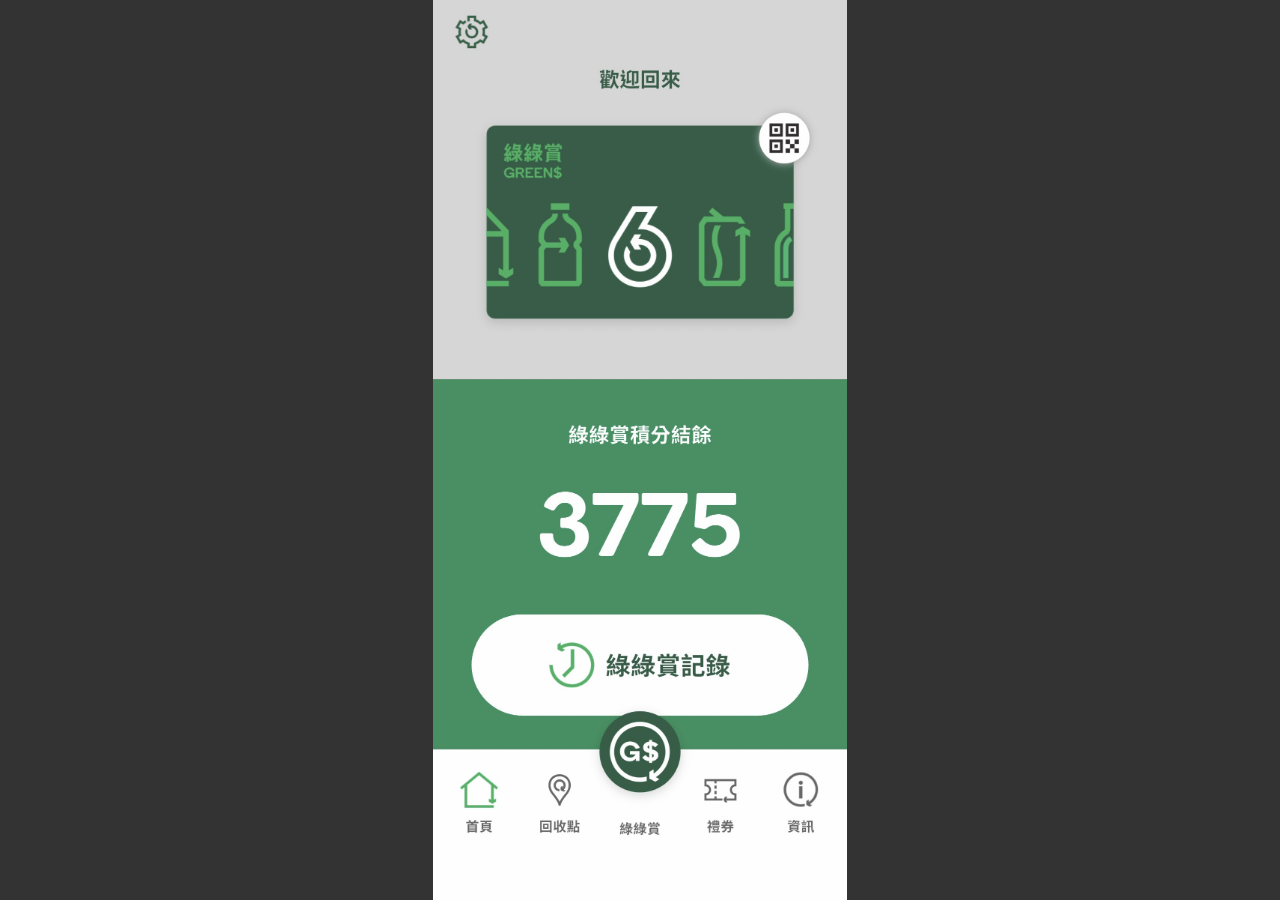
<file: index.html>
<!DOCTYPE html>
<html lang="zh">
<head>
    <meta charset="UTF-8">
    <meta name="viewport" content="width=device-width, initial-scale=1.0, maximum-scale=1.0, user-scalable=no">
    <title>手機版圖片互動</title>
    <link rel="stylesheet" href="test.css">
</head>
<body>
<div class="phone-viewport">

    <div class="page-home">
        <img class="full-page-img" src="img/IMG_8772.jpg" alt="圖一首頁">
        <div class="btn-hidden-gs" id="action-gs"></div>
    </div>

    <div class="popup-overlay" id="popup-menu">
        <div class="popup-content">
            <div class="btn-hidden-close-menu" id="action-close-menu"></div>

            <img class="full-page-img" src="img/IMG_8773.jpg" alt="圖二選單">
            <div class="btn-hidden-reward" id="action-reward"></div>
        </div>
    </div>

    <div class="popup-overlay" id="popup-qr">
        <div class="popup-content">
            <div class="btn-hidden-close-qr" id="action-close-qr"></div>
            <img class="full-page-img" src="img/9142.jpg" alt="圖三二維碼">
        </div>
    </div>

</div>

<script>
    const actionGs = document.getElementById('action-gs');
    const actionReward = document.getElementById('action-reward');
    const actionCloseMenu = document.getElementById('action-close-menu');
    const actionCloseQr = document.getElementById('action-close-qr');
    
    const popupMenu = document.getElementById('popup-menu');
    const popupQr = document.getElementById('popup-qr');

    // 1. 點擊圖一 G$ -> 從最底部升起圖二
    actionGs.addEventListener('click', () => {
        popupQr.classList.remove('active'); 
        popupMenu.classList.add('active'); 
    });

    // 2. 點擊圖二換禮品 -> 從最底部升起圖三 (蓋在圖二上方)
    actionReward.addEventListener('click', () => {
        popupQr.classList.add('active'); 
    });

    // 3. 點擊圖二專屬關閉按鈕 -> 圖二向下滑動關閉 (退回圖一)
    actionCloseMenu.addEventListener('click', () => {
        popupMenu.classList.remove('active');
    });

    // 4. 點擊圖三專屬關閉按鈕 -> 圖三向下滑動關閉 (退回圖二)
    actionCloseQr.addEventListener('click', () => {
        popupQr.classList.remove('active');
    });
</script>

</body>
</html>
</file>
<file: test.css>
* {
    box-sizing: border-box;
    margin: 0;
    padding: 0;
    user-select: none;
    -webkit-tap-highlight-color: transparent;
}
body {
    background-color: #333;
    display: flex;
    justify-content: center;
    align-items: center;
    min-height: 100vh;
    font-family: sans-serif;
}

.phone-viewport {
    width: 100%;
    max-width: 414px;
    height: 100vh;
    background-color: #000;
    position: relative;
    overflow: hidden;
}

/* 圖片基礎設定 */
.full-page-img {
    width: 100%;
    display: block;
}

/* 圖一：首頁背景（維持滿版） */
.page-home {
    width: 100%;
    height: 100%;
    position: relative;
}
.page-home .full-page-img {
    height: 100%;
    object-fit: cover; 
}

/* 圖一中央的 G$ 隱藏按鈕 */
.btn-hidden-gs {
    position: absolute;
    bottom: 5%;       
    left: 50%;        
    transform: translateX(-50%);
    width: 205px;      
    height: 185px;     
    background-color: rgba(255, 0, 0, 0); /* 測試可改為 0.5 變半透明紅 */
    border-radius: 50%; 
    cursor: pointer;
    z-index: 10;
}

/* ==================== 彈出層通用設定 (從最底部滑出) ==================== */
.popup-overlay {
    position: absolute;
    top: 0;
    left: 0;
    width: 100%;
    height: 100%;
    background-color: rgba(0, 0, 0, 0.5); 
    display: flex;
    flex-direction: column;
    justify-content: flex-end; /* 💡 關鍵：強制所有內容從最底端對齊 */
    opacity: 0;
    pointer-events: none;
    transition: opacity 0.3s ease;
}

/* 確保圖三疊在圖二上方 */
#popup-menu { 
    z-index: 20;
    background-color: rgba(0, 0, 0, 0.5); /* 圖二保留深色遮罩 */
 }
#popup-qr {
    z-index: 30; 
    background-color: rgba(0, 0, 0, 0);   /* 💡 關鍵：圖三改為完全透明，不再加深背景 */ 
} 

.popup-overlay.active {
    opacity: 1;
    pointer-events: auto;
}

/* 彈出內容：高度隨圖片自動撐開，並靠底 */
.popup-content {
    width: 100%;
    height: auto; /* 💡 改為 auto，圖片有多高，選單就升起多高，不會懸空置中 */
    position: relative;
    background: transparent; 
    overflow: hidden;
    transform: translateY(100%);
    transition: transform 0.4s cubic-bezier(0.1, 0.76, 0.55, 0.94);
}
.popup-overlay.active .popup-content {
    transform: translateY(0);
}

/* 確保彈出層內的圖片寬度 100% 自適應，高度隨比例，不強制拉伸 */
.popup-content .full-page-img {
    width: 100%;
    height: auto;
    object-fit: normal;
}

/* ==================== 圖二：功能選單按鈕微調 ==================== */
/* 圖二的「換禮品」隱藏按鈕 (百分比定位會根據圖二自身高度計算) */
.btn-hidden-reward {
    position: absolute;
    top: 18%;         
    left: 50%;        
    transform: translateX(-50%);
    width: 110px;      
    height: 110px;     
    background-color: rgba(159, 159, 202, 0.0); /* 測試可改為 0.5 變半透明藍 */
    border-radius: 50%;
    cursor: pointer;
    z-index: 25;
}

/* 🆕 圖二專屬隱藏關閉按鈕 */
.btn-hidden-close-menu {
    position: absolute;
    top: 4%;          /* 💡 依據圖二圖片中的 X 位置自行調整上下 */
    right: 6%;        /* 💡 依據圖二圖片中的 X 位置自行調整左右 */
    width: 50px;      
    height: 50px;     
    background-color: rgba(255, 0, 0, 0.0); /* 🔴 預設半透明紅，對準後請改為最後的 0.5 改為 0 */
    border-radius: 50%; 
    cursor: pointer;
    z-index: 26;      
}


/* ==================== 圖三：換禮品二維碼關閉按鈕 ==================== */
/* 圖三專屬隱藏關閉按鈕 */
.btn-hidden-close-qr {
    position: absolute;
    top: 4%;          /* 💡 依據圖三圖片中的 X 位置自行調整 */
    right: 6%;        /* 💡 依據圖三圖片中的 X 位置自行調整 */
    width: 50px;      
    height: 50px;     
    background-color: rgba(255, 0, 0, 0.0); /* 測試可改為 0.5 變半透明紅 */
    border-radius: 50%; 
    cursor: pointer;
    z-index: 40;      
}

/* 🛠️ 新增：關閉按鈕的實體圖示外觀 */
.btn-hidden-close-menu::before,
.btn-hidden-close-qr::before {
content: "✕";             /* 顯示叉叉符號 */
display: flex;
align-items: center;
justify-content: center;
width: 32px;              /* 圖示圓圈大小，可自行微調 */
height: 32px;
background-color: #ffffff; /* 白底 */
border: 2px solid #2d513b; /* 綠色外框 */
border-radius: 50%;       /* 變成完美圓形 */
color: #2d513b;           /* 綠色叉叉 */
font-size: 16px;
font-weight: bold;
box-shadow: 0 2px 6px rgba(0,0,0,0.15);

/* 讓圖示在點擊熱區（50px）裡完美居中 */
position: absolute;
top: 50%;
left: 50%;
transform: translate(-50%, -50%);
}

/* 可選：點擊時的微縮放動態回饋 */
.btn-hidden-close-menu:active::before,
.btn-hidden-close-qr:active::before {
transform: translate(-50%, -50%) scale(0.9);
}
</file>
